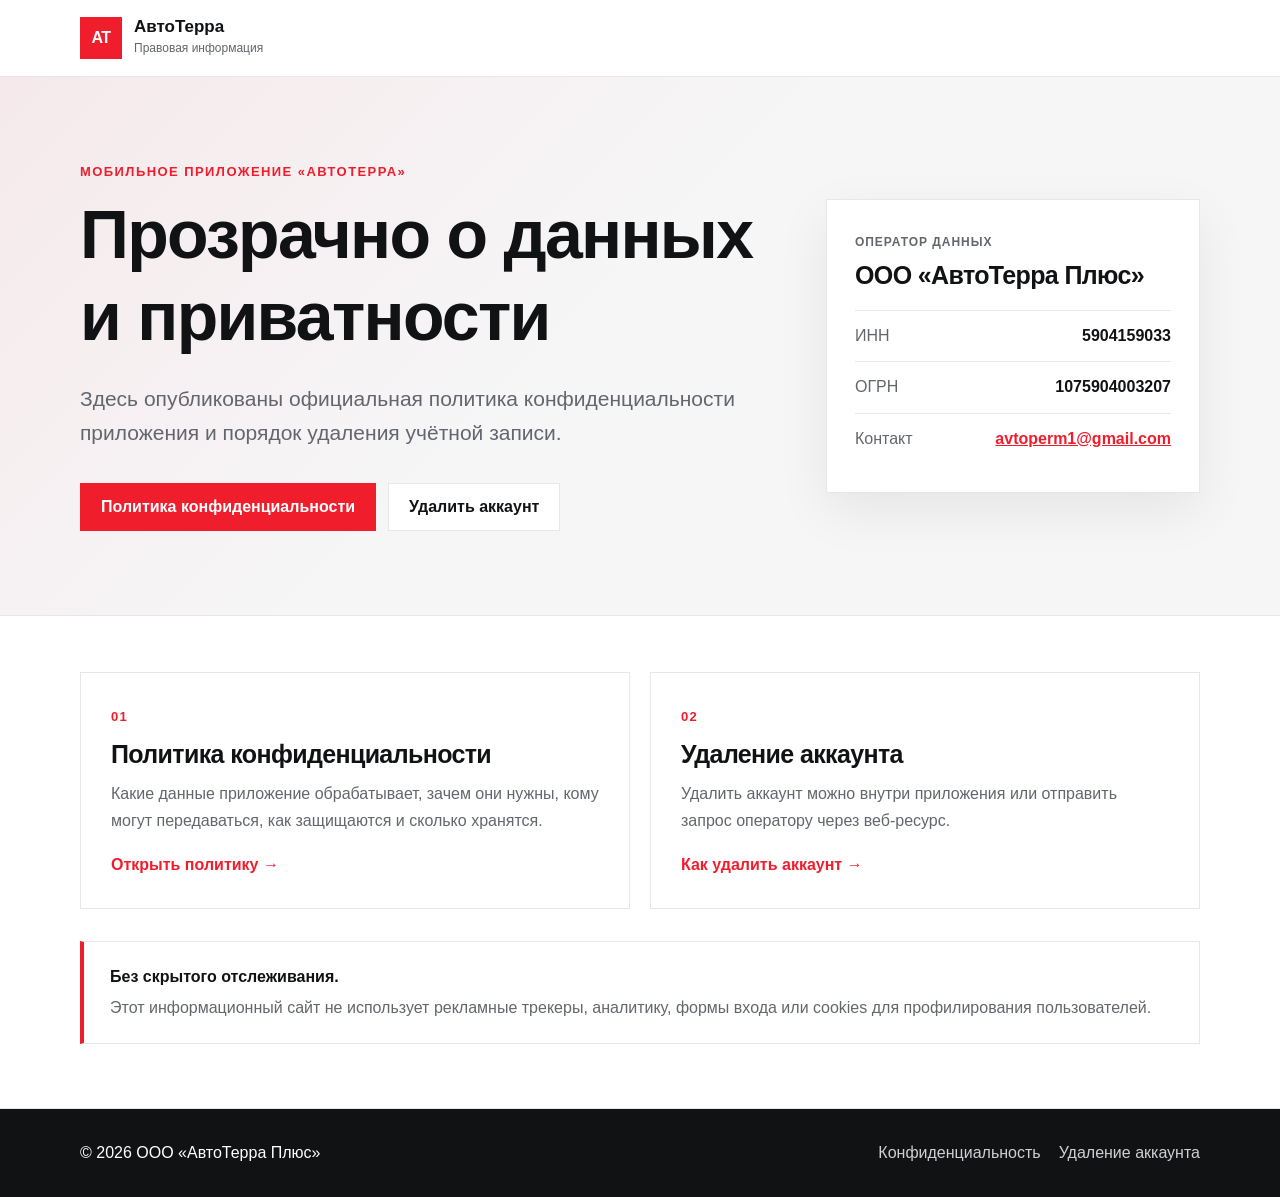
<file: index.html>
<!doctype html>
<html lang="ru">
<head>
  <meta charset="utf-8">
  <meta name="viewport" content="width=device-width, initial-scale=1">
  <title>АвтоТерра — правовая информация</title>
  <meta name="description" content="Официальные правовые документы мобильного приложения «АвтоТерра»: политика конфиденциальности и удаление аккаунта.">
  <meta name="robots" content="index,follow">
  <meta name="theme-color" content="#f01d2c">
  <link rel="stylesheet" href="/styles.css">
</head>
<body>
  <header class="site-header">
    <div class="container header-inner">
      <a class="brand" href="/" aria-label="АвтоТерра — главная">
        <span class="brand-mark" aria-hidden="true">AT</span>
        <span>
          <strong>АвтоТерра</strong>
          <small>Правовая информация</small>
        </span>
      </a>
    </div>
  </header>

  <main>
    <section class="hero">
      <div class="container hero-grid">
        <div>
          <p class="eyebrow">Мобильное приложение «АвтоТерра»</p>
          <h1>Прозрачно о данных и приватности</h1>
          <p class="lead">Здесь опубликованы официальная политика конфиденциальности приложения и порядок удаления учётной записи.</p>
          <div class="actions">
            <a class="button primary" href="/privacy">Политика конфиденциальности</a>
            <a class="button secondary" href="/delete-account">Удалить аккаунт</a>
          </div>
        </div>
        <aside class="hero-card" aria-label="Оператор персональных данных">
          <span class="card-label">Оператор данных</span>
          <h2>ООО «АвтоТерра Плюс»</h2>
          <dl>
            <div><dt>ИНН</dt><dd>5904159033</dd></div>
            <div><dt>ОГРН</dt><dd>1075904003207</dd></div>
            <div><dt>Контакт</dt><dd><a href="mailto:avtoperm1@gmail.com">avtoperm1@gmail.com</a></dd></div>
          </dl>
        </aside>
      </div>
    </section>

    <section class="container cards-section">
      <article class="info-card">
        <span class="number">01</span>
        <h2>Политика конфиденциальности</h2>
        <p>Какие данные приложение обрабатывает, зачем они нужны, кому могут передаваться, как защищаются и сколько хранятся.</p>
        <a class="text-link" href="/privacy">Открыть политику →</a>
      </article>
      <article class="info-card">
        <span class="number">02</span>
        <h2>Удаление аккаунта</h2>
        <p>Удалить аккаунт можно внутри приложения или отправить запрос оператору через веб-ресурс.</p>
        <a class="text-link" href="/delete-account">Как удалить аккаунт →</a>
      </article>
    </section>

    <section class="container notice">
      <strong>Без скрытого отслеживания.</strong>
      <p>Этот информационный сайт не использует рекламные трекеры, аналитику, формы входа или cookies для профилирования пользователей.</p>
    </section>
  </main>

  <footer class="site-footer">
    <div class="container footer-inner">
      <span>© 2026 ООО «АвтоТерра Плюс»</span>
      <nav aria-label="Правовые ссылки">
        <a href="/privacy">Конфиденциальность</a>
        <a href="/delete-account">Удаление аккаунта</a>
      </nav>
    </div>
  </footer>
</body>
</html>
</file>
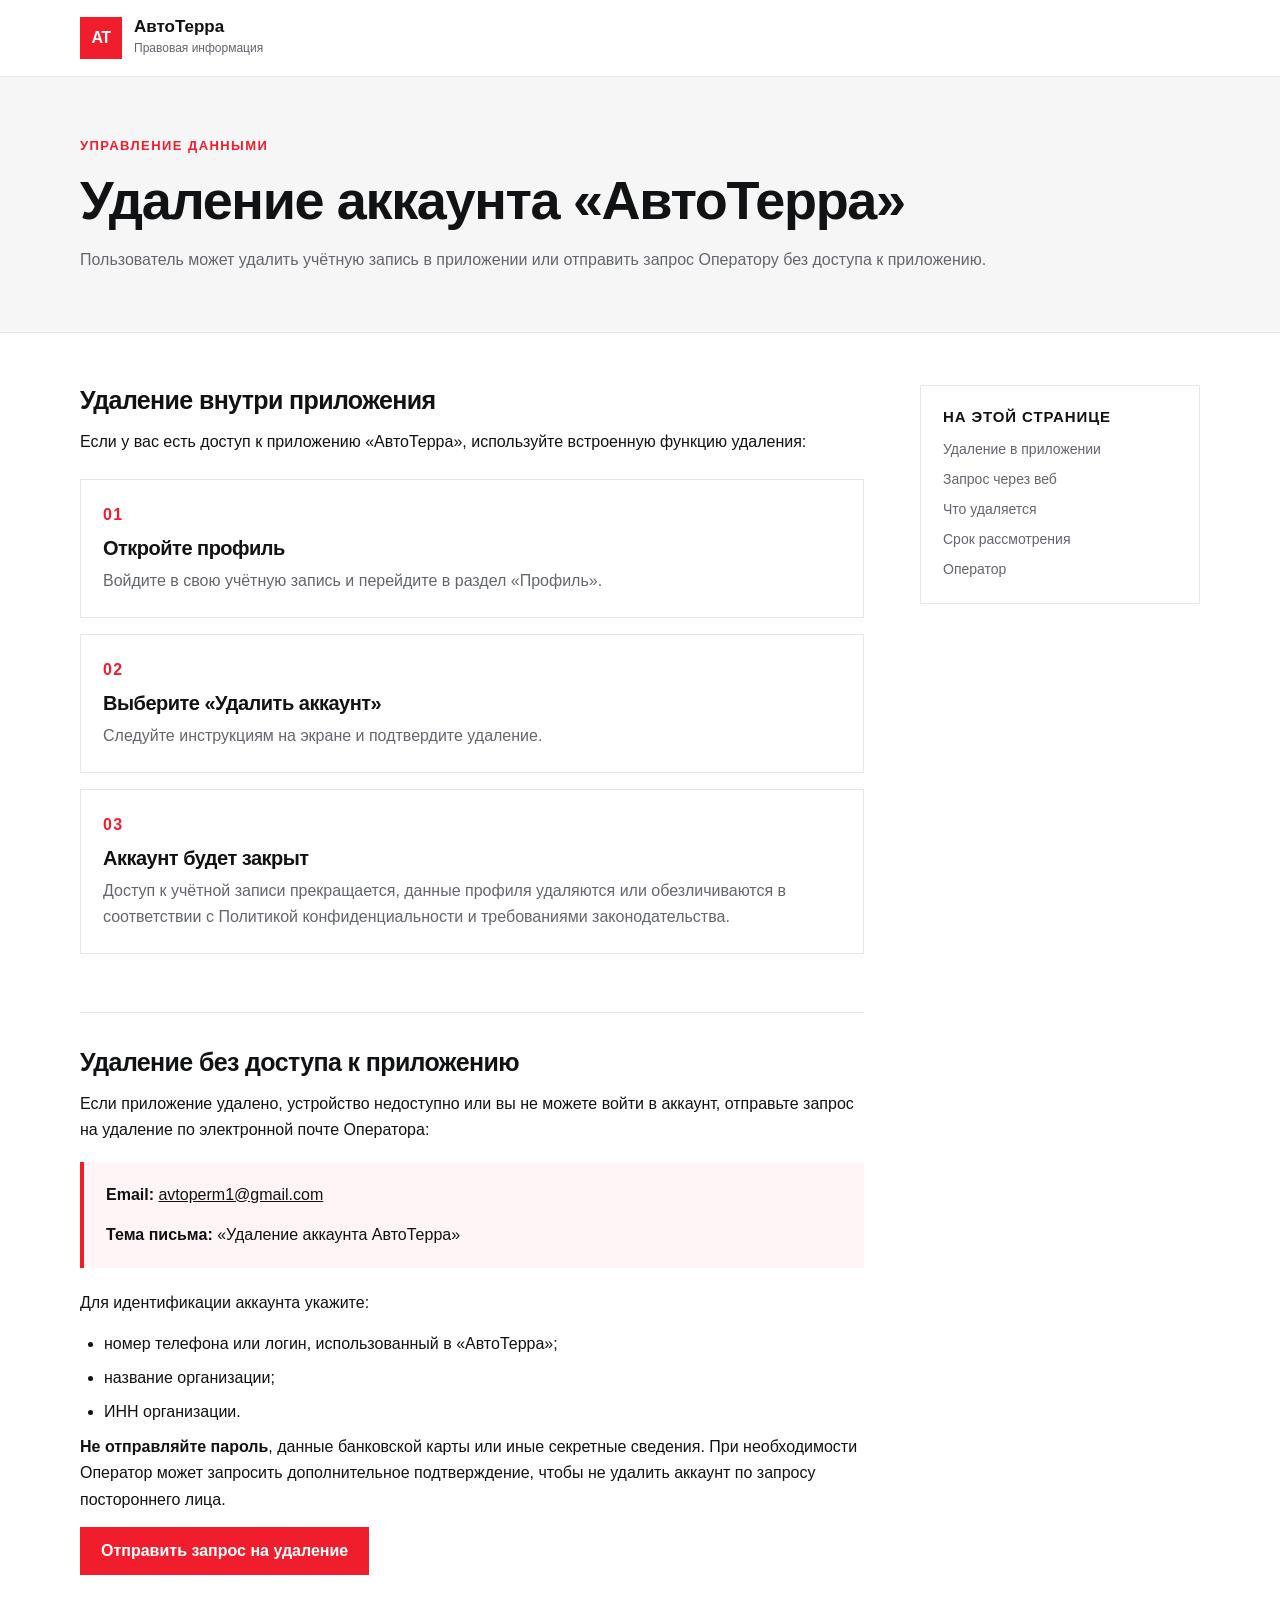
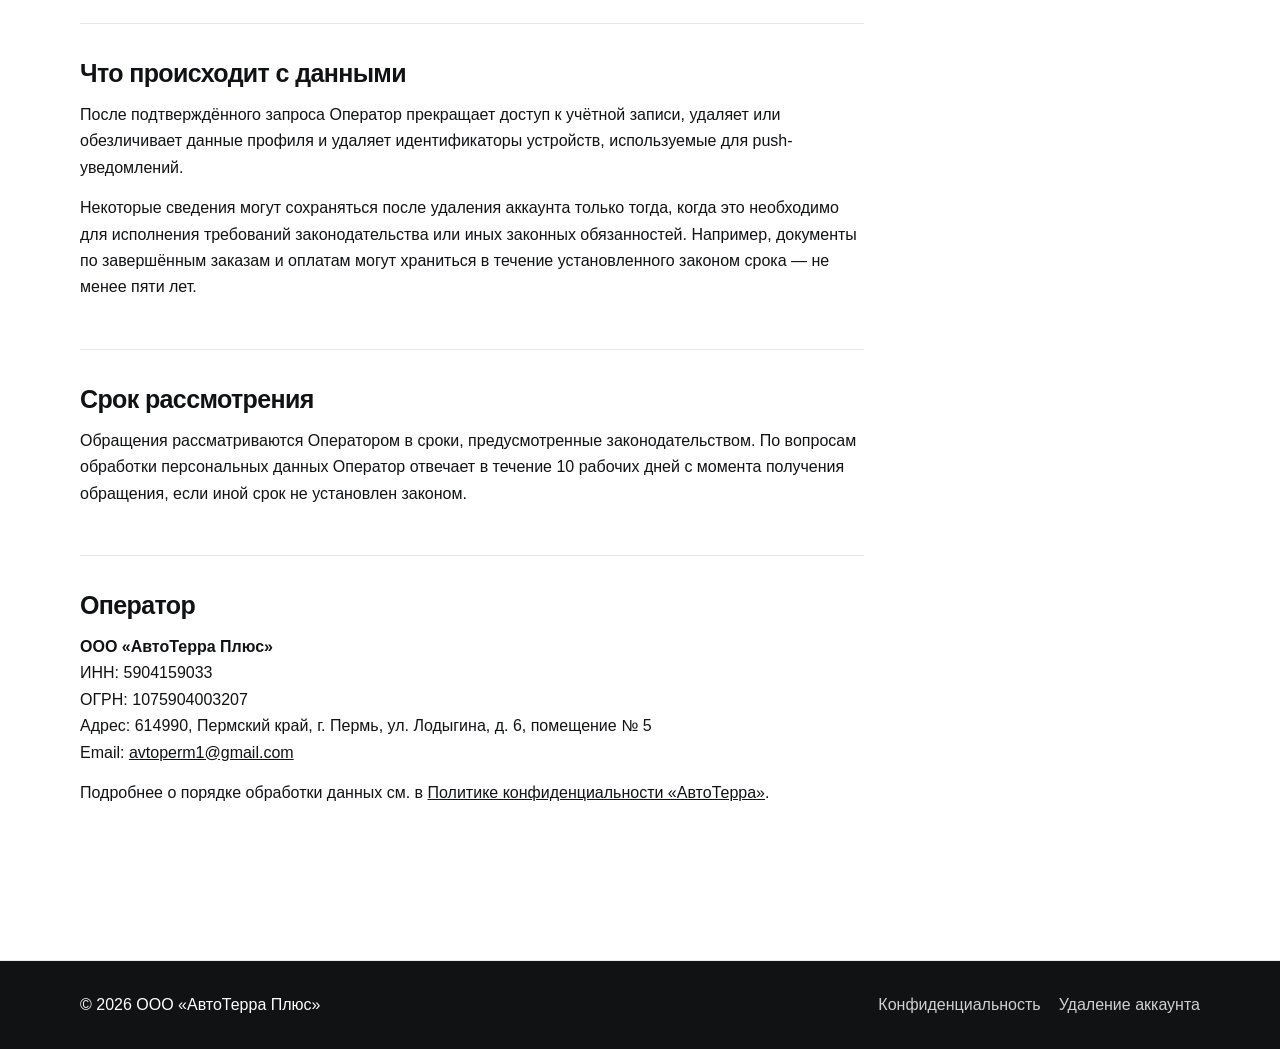
<file: delete-account.html>
<!doctype html>
<html lang="ru">
<head>
  <meta charset="utf-8">
  <meta name="viewport" content="width=device-width, initial-scale=1">
  <title>Удаление аккаунта — АвтоТерра</title>
  <meta name="description" content="Как удалить учётную запись и связанные данные в мобильном приложении «АвтоТерра».">
  <meta name="robots" content="index,follow">
  <meta name="theme-color" content="#f01d2c">
  <link rel="stylesheet" href="/styles.css">
</head>
<body>
  <header class="site-header">
    <div class="container header-inner">
      <a class="brand" href="/" aria-label="АвтоТерра — главная">
        <span class="brand-mark" aria-hidden="true">AT</span>
        <span><strong>АвтоТерра</strong><small>Правовая информация</small></span>
      </a>
    </div>
  </header>

  <main>
    <section class="legal-hero">
      <div class="container">
        <p class="eyebrow">Управление данными</p>
        <h1>Удаление аккаунта «АвтоТерра»</h1>
        <p class="legal-meta">Пользователь может удалить учётную запись в приложении или отправить запрос Оператору без доступа к приложению.</p>
      </div>
    </section>

    <div class="container legal-layout">
      <article class="legal-content">
        <section id="inside-app">
          <h2>Удаление внутри приложения</h2>
          <p>Если у вас есть доступ к приложению «АвтоТерра», используйте встроенную функцию удаления:</p>
          <div class="delete-steps">
            <div class="delete-step">
              <h3>Откройте профиль</h3>
              <p>Войдите в свою учётную запись и перейдите в раздел «Профиль».</p>
            </div>
            <div class="delete-step">
              <h3>Выберите «Удалить аккаунт»</h3>
              <p>Следуйте инструкциям на экране и подтвердите удаление.</p>
            </div>
            <div class="delete-step">
              <h3>Аккаунт будет закрыт</h3>
              <p>Доступ к учётной записи прекращается, данные профиля удаляются или обезличиваются в соответствии с Политикой конфиденциальности и требованиями законодательства.</p>
            </div>
          </div>
        </section>

        <section id="web-request">
          <h2>Удаление без доступа к приложению</h2>
          <p>Если приложение удалено, устройство недоступно или вы не можете войти в аккаунт, отправьте запрос на удаление по электронной почте Оператора:</p>
          <div class="callout">
            <p><strong>Email:</strong> <a href="mailto:avtoperm1@gmail.com?subject=%D0%A3%D0%B4%D0%B0%D0%BB%D0%B5%D0%BD%D0%B8%D0%B5%20%D0%B0%D0%BA%D0%BA%D0%B0%D1%83%D0%BD%D1%82%D0%B0%20%D0%90%D0%B2%D1%82%D0%BE%D0%A2%D0%B5%D1%80%D1%80%D0%B0">avtoperm1@gmail.com</a></p>
            <p><strong>Тема письма:</strong> «Удаление аккаунта АвтоТерра»</p>
          </div>
          <p>Для идентификации аккаунта укажите:</p>
          <ul>
            <li>номер телефона или логин, использованный в «АвтоТерра»;</li>
            <li>название организации;</li>
            <li>ИНН организации.</li>
          </ul>
          <p><strong>Не отправляйте пароль</strong>, данные банковской карты или иные секретные сведения. При необходимости Оператор может запросить дополнительное подтверждение, чтобы не удалить аккаунт по запросу постороннего лица.</p>
          <p>
            <a class="button primary" href="mailto:avtoperm1@gmail.com?subject=%D0%A3%D0%B4%D0%B0%D0%BB%D0%B5%D0%BD%D0%B8%D0%B5%20%D0%B0%D0%BA%D0%BA%D0%B0%D1%83%D0%BD%D1%82%D0%B0%20%D0%90%D0%B2%D1%82%D0%BE%D0%A2%D0%B5%D1%80%D1%80%D0%B0">Отправить запрос на удаление</a>
          </p>
        </section>

        <section id="deleted-data">
          <h2>Что происходит с данными</h2>
          <p>После подтверждённого запроса Оператор прекращает доступ к учётной записи, удаляет или обезличивает данные профиля и удаляет идентификаторы устройств, используемые для push-уведомлений.</p>
          <p>Некоторые сведения могут сохраняться после удаления аккаунта только тогда, когда это необходимо для исполнения требований законодательства или иных законных обязанностей. Например, документы по завершённым заказам и оплатам могут храниться в течение установленного законом срока — не менее пяти лет.</p>
        </section>

        <section id="time">
          <h2>Срок рассмотрения</h2>
          <p>Обращения рассматриваются Оператором в сроки, предусмотренные законодательством. По вопросам обработки персональных данных Оператор отвечает в течение 10 рабочих дней с момента получения обращения, если иной срок не установлен законом.</p>
        </section>

        <section id="operator">
          <h2>Оператор</h2>
          <p><strong>ООО «АвтоТерра Плюс»</strong><br>
          ИНН: 5904159033<br>
          ОГРН: 1075904003207<br>
          Адрес: 614990, Пермский край, г. Пермь, ул. Лодыгина, д. 6, помещение № 5<br>
          Email: <a href="mailto:avtoperm1@gmail.com">avtoperm1@gmail.com</a></p>
          <p>Подробнее о порядке обработки данных см. в <a href="/privacy">Политике конфиденциальности «АвтоТерра»</a>.</p>
        </section>
      </article>

      <aside class="policy-aside">
        <h2>На этой странице</h2>
        <nav>
          <a href="#inside-app">Удаление в приложении</a>
          <a href="#web-request">Запрос через веб</a>
          <a href="#deleted-data">Что удаляется</a>
          <a href="#time">Срок рассмотрения</a>
          <a href="#operator">Оператор</a>
        </nav>
      </aside>
    </div>
  </main>

  <footer class="site-footer">
    <div class="container footer-inner">
      <span>© 2026 ООО «АвтоТерра Плюс»</span>
      <nav aria-label="Правовые ссылки">
        <a href="/privacy">Конфиденциальность</a>
        <a href="/delete-account">Удаление аккаунта</a>
      </nav>
    </div>
  </footer>
</body>
</html>
</file>
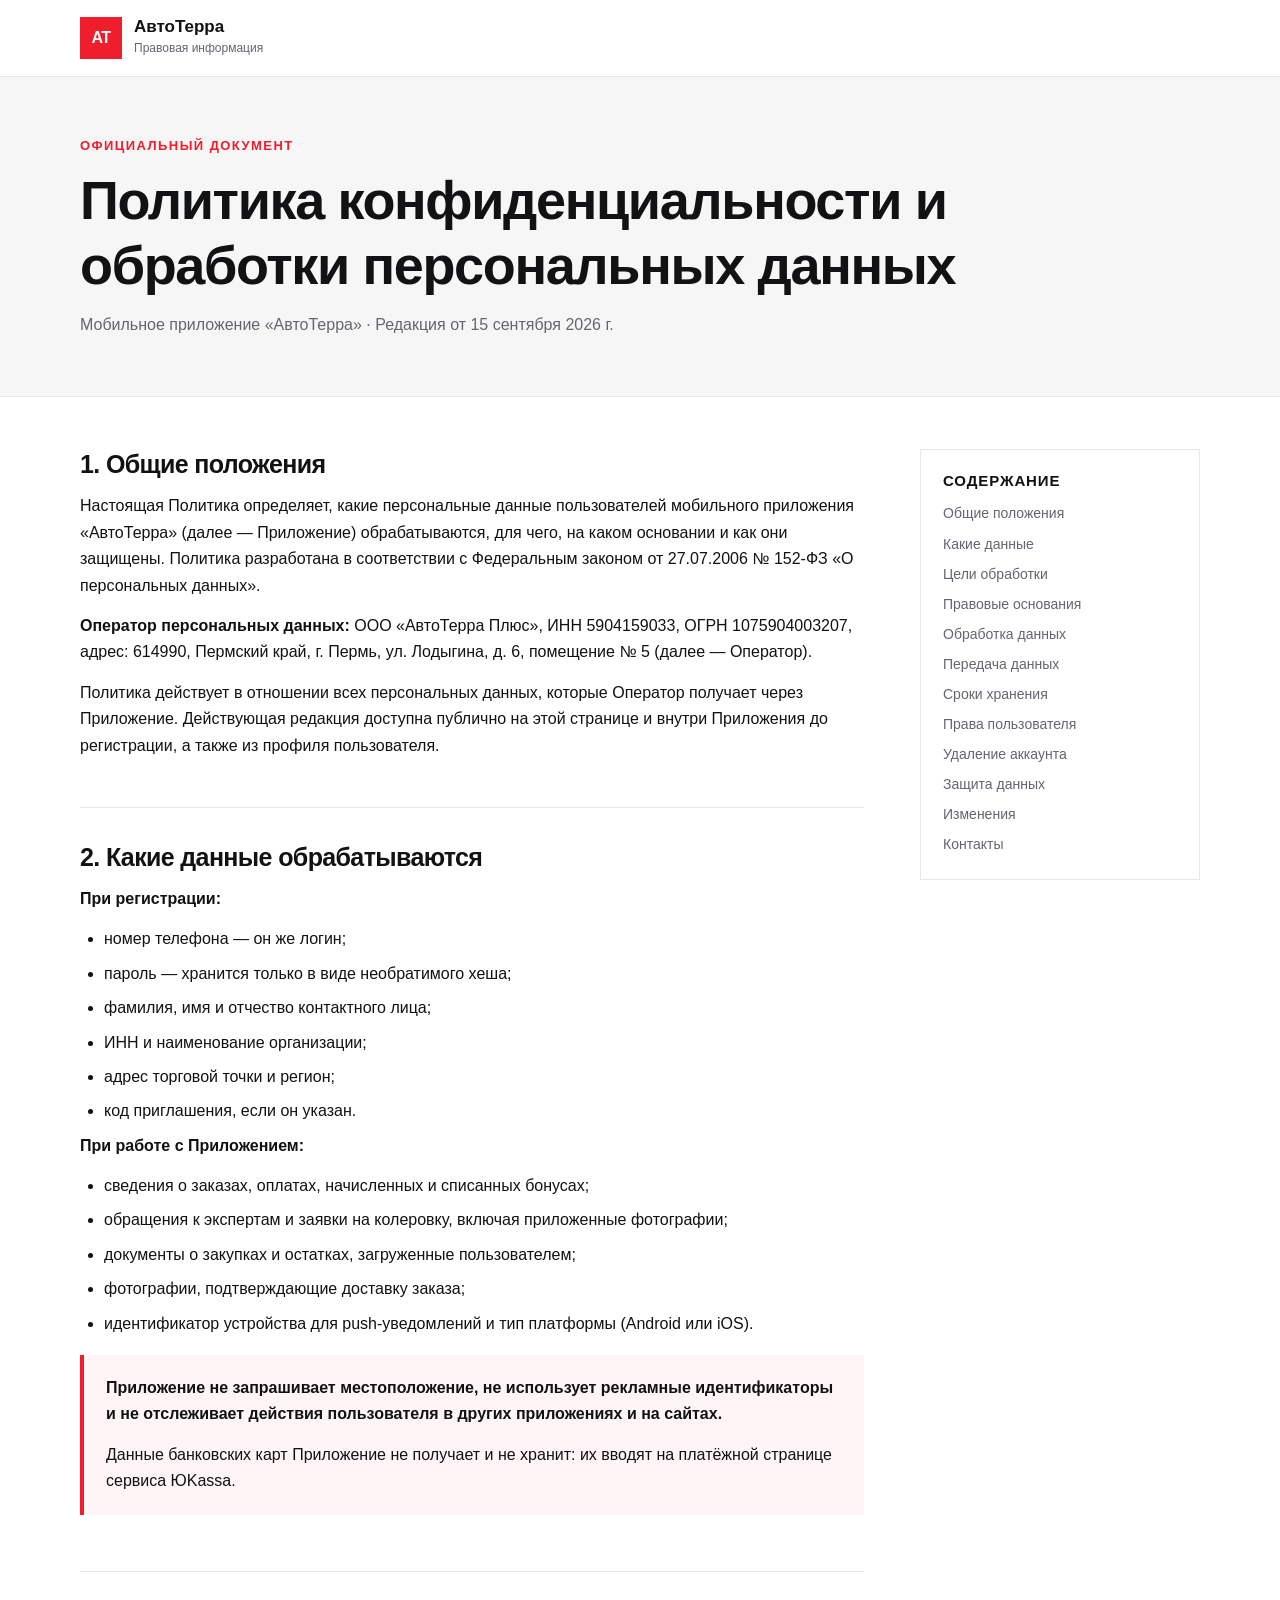
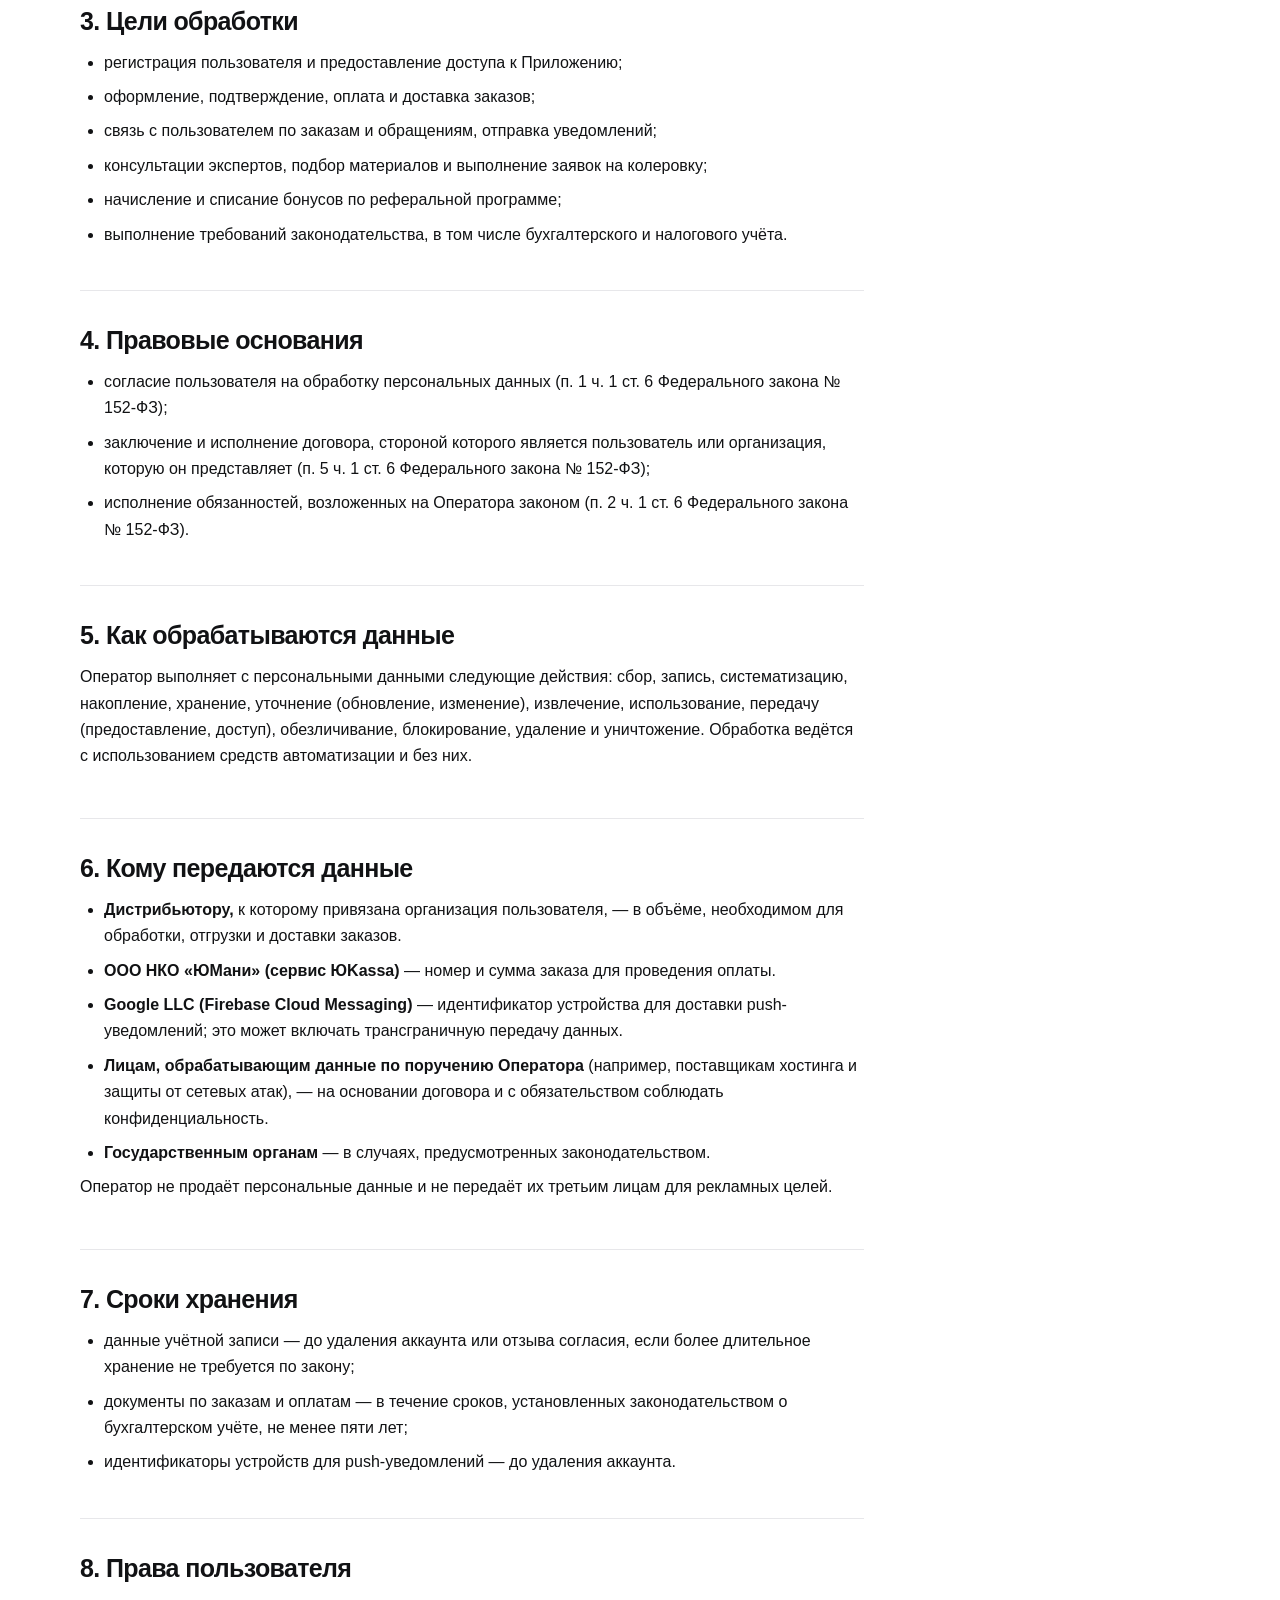
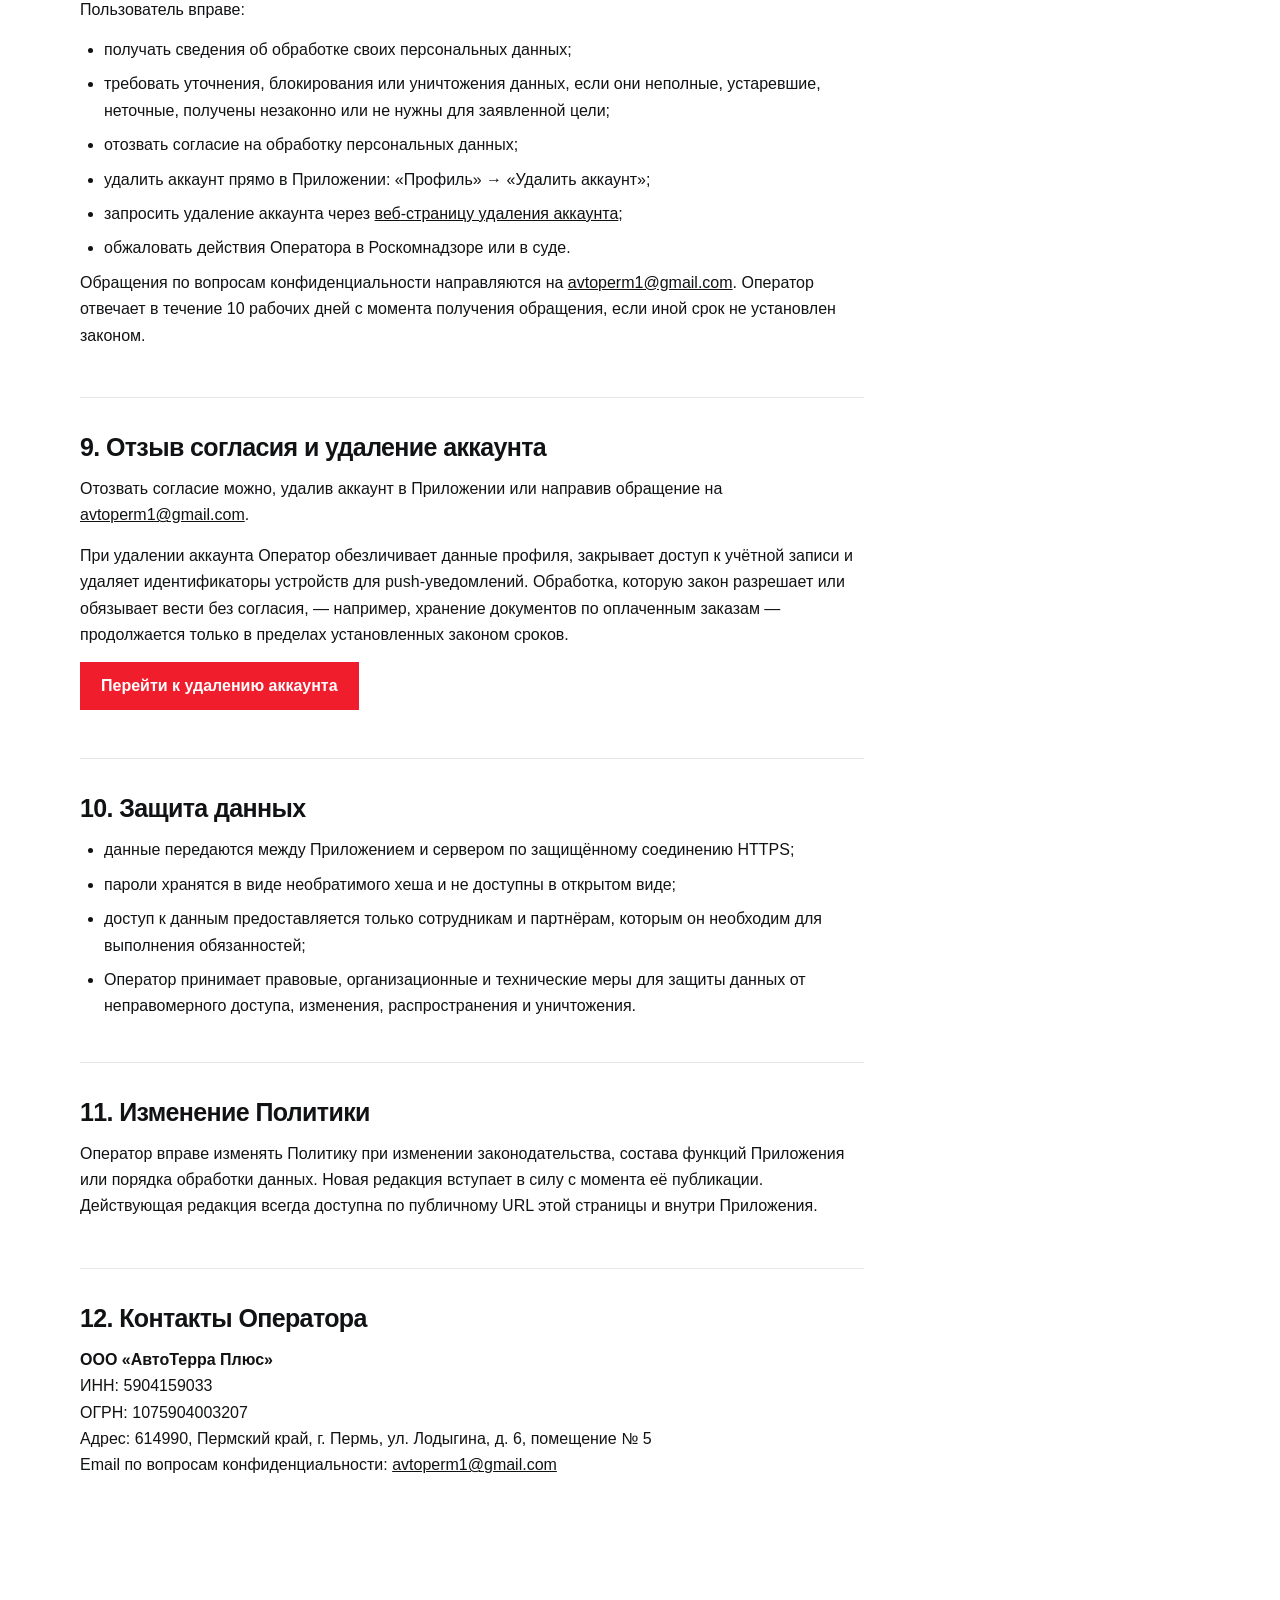
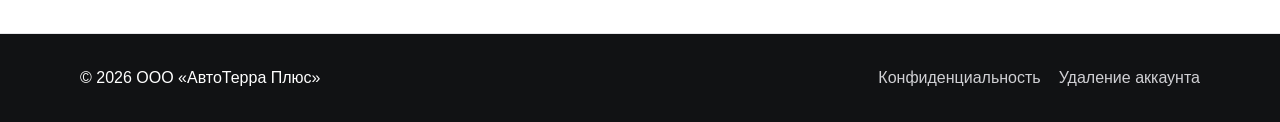
<file: privacy.html>
<!doctype html>
<html lang="ru">
<head>
  <meta charset="utf-8">
  <meta name="viewport" content="width=device-width, initial-scale=1">
  <title>Политика конфиденциальности — АвтоТерра</title>
  <meta name="description" content="Политика конфиденциальности и обработки персональных данных мобильного приложения «АвтоТерра».">
  <meta name="robots" content="index,follow">
  <meta name="theme-color" content="#f01d2c">
  <link rel="stylesheet" href="/styles.css">
</head>
<body>
  <header class="site-header">
    <div class="container header-inner">
      <a class="brand" href="/" aria-label="АвтоТерра — главная">
        <span class="brand-mark" aria-hidden="true">AT</span>
        <span><strong>АвтоТерра</strong><small>Правовая информация</small></span>
      </a>
    </div>
  </header>

  <main>
    <section class="legal-hero">
      <div class="container">
        <p class="eyebrow">Официальный документ</p>
        <h1>Политика конфиденциальности и обработки персональных данных</h1>
        <p class="legal-meta">Мобильное приложение «АвтоТерра» · Редакция от 15 сентября 2026 г.</p>
      </div>
    </section>

    <div class="container legal-layout">
      <article class="legal-content">
        <section id="general">
          <h2>1. Общие положения</h2>
          <p>Настоящая Политика определяет, какие персональные данные пользователей мобильного приложения «АвтоТерра» (далее — Приложение) обрабатываются, для чего, на каком основании и как они защищены. Политика разработана в соответствии с Федеральным законом от 27.07.2006 № 152-ФЗ «О персональных данных».</p>
          <p><strong>Оператор персональных данных:</strong> ООО «АвтоТерра Плюс», ИНН 5904159033, ОГРН 1075904003207, адрес: 614990, Пермский край, г. Пермь, ул. Лодыгина, д. 6, помещение № 5 (далее — Оператор).</p>
          <p>Политика действует в отношении всех персональных данных, которые Оператор получает через Приложение. Действующая редакция доступна публично на этой странице и внутри Приложения до регистрации, а также из профиля пользователя.</p>
        </section>

        <section id="data">
          <h2>2. Какие данные обрабатываются</h2>
          <p><strong>При регистрации:</strong></p>
          <ul>
            <li>номер телефона — он же логин;</li>
            <li>пароль — хранится только в виде необратимого хеша;</li>
            <li>фамилия, имя и отчество контактного лица;</li>
            <li>ИНН и наименование организации;</li>
            <li>адрес торговой точки и регион;</li>
            <li>код приглашения, если он указан.</li>
          </ul>
          <p><strong>При работе с Приложением:</strong></p>
          <ul>
            <li>сведения о заказах, оплатах, начисленных и списанных бонусах;</li>
            <li>обращения к экспертам и заявки на колеровку, включая приложенные фотографии;</li>
            <li>документы о закупках и остатках, загруженные пользователем;</li>
            <li>фотографии, подтверждающие доставку заказа;</li>
            <li>идентификатор устройства для push-уведомлений и тип платформы (Android или iOS).</li>
          </ul>
          <div class="callout">
            <p><strong>Приложение не запрашивает местоположение, не использует рекламные идентификаторы и не отслеживает действия пользователя в других приложениях и на сайтах.</strong></p>
            <p>Данные банковских карт Приложение не получает и не хранит: их вводят на платёжной странице сервиса ЮKassa.</p>
          </div>
        </section>

        <section id="purposes">
          <h2>3. Цели обработки</h2>
          <ul>
            <li>регистрация пользователя и предоставление доступа к Приложению;</li>
            <li>оформление, подтверждение, оплата и доставка заказов;</li>
            <li>связь с пользователем по заказам и обращениям, отправка уведомлений;</li>
            <li>консультации экспертов, подбор материалов и выполнение заявок на колеровку;</li>
            <li>начисление и списание бонусов по реферальной программе;</li>
            <li>выполнение требований законодательства, в том числе бухгалтерского и налогового учёта.</li>
          </ul>
        </section>

        <section id="grounds">
          <h2>4. Правовые основания</h2>
          <ul>
            <li>согласие пользователя на обработку персональных данных (п. 1 ч. 1 ст. 6 Федерального закона № 152-ФЗ);</li>
            <li>заключение и исполнение договора, стороной которого является пользователь или организация, которую он представляет (п. 5 ч. 1 ст. 6 Федерального закона № 152-ФЗ);</li>
            <li>исполнение обязанностей, возложенных на Оператора законом (п. 2 ч. 1 ст. 6 Федерального закона № 152-ФЗ).</li>
          </ul>
        </section>

        <section id="processing">
          <h2>5. Как обрабатываются данные</h2>
          <p>Оператор выполняет с персональными данными следующие действия: сбор, запись, систематизацию, накопление, хранение, уточнение (обновление, изменение), извлечение, использование, передачу (предоставление, доступ), обезличивание, блокирование, удаление и уничтожение. Обработка ведётся с использованием средств автоматизации и без них.</p>
        </section>

        <section id="sharing">
          <h2>6. Кому передаются данные</h2>
          <ul>
            <li><strong>Дистрибьютору,</strong> к которому привязана организация пользователя, — в объёме, необходимом для обработки, отгрузки и доставки заказов.</li>
            <li><strong>ООО НКО «ЮМани» (сервис ЮKassa)</strong> — номер и сумма заказа для проведения оплаты.</li>
            <li><strong>Google LLC (Firebase Cloud Messaging)</strong> — идентификатор устройства для доставки push-уведомлений; это может включать трансграничную передачу данных.</li>
            <li><strong>Лицам, обрабатывающим данные по поручению Оператора</strong> (например, поставщикам хостинга и защиты от сетевых атак), — на основании договора и с обязательством соблюдать конфиденциальность.</li>
            <li><strong>Государственным органам</strong> — в случаях, предусмотренных законодательством.</li>
          </ul>
          <p>Оператор не продаёт персональные данные и не передаёт их третьим лицам для рекламных целей.</p>
        </section>

        <section id="retention">
          <h2>7. Сроки хранения</h2>
          <ul>
            <li>данные учётной записи — до удаления аккаунта или отзыва согласия, если более длительное хранение не требуется по закону;</li>
            <li>документы по заказам и оплатам — в течение сроков, установленных законодательством о бухгалтерском учёте, не менее пяти лет;</li>
            <li>идентификаторы устройств для push-уведомлений — до удаления аккаунта.</li>
          </ul>
        </section>

        <section id="rights">
          <h2>8. Права пользователя</h2>
          <p>Пользователь вправе:</p>
          <ul>
            <li>получать сведения об обработке своих персональных данных;</li>
            <li>требовать уточнения, блокирования или уничтожения данных, если они неполные, устаревшие, неточные, получены незаконно или не нужны для заявленной цели;</li>
            <li>отозвать согласие на обработку персональных данных;</li>
            <li>удалить аккаунт прямо в Приложении: «Профиль» → «Удалить аккаунт»;</li>
            <li>запросить удаление аккаунта через <a href="/delete-account">веб-страницу удаления аккаунта</a>;</li>
            <li>обжаловать действия Оператора в Роскомнадзоре или в суде.</li>
          </ul>
          <p>Обращения по вопросам конфиденциальности направляются на <a href="mailto:avtoperm1@gmail.com">avtoperm1@gmail.com</a>. Оператор отвечает в течение 10 рабочих дней с момента получения обращения, если иной срок не установлен законом.</p>
        </section>

        <section id="deletion">
          <h2>9. Отзыв согласия и удаление аккаунта</h2>
          <p>Отозвать согласие можно, удалив аккаунт в Приложении или направив обращение на <a href="mailto:avtoperm1@gmail.com">avtoperm1@gmail.com</a>.</p>
          <p>При удалении аккаунта Оператор обезличивает данные профиля, закрывает доступ к учётной записи и удаляет идентификаторы устройств для push-уведомлений. Обработка, которую закон разрешает или обязывает вести без согласия, — например, хранение документов по оплаченным заказам — продолжается только в пределах установленных законом сроков.</p>
          <p><a class="button primary" href="/delete-account">Перейти к удалению аккаунта</a></p>
        </section>

        <section id="security">
          <h2>10. Защита данных</h2>
          <ul>
            <li>данные передаются между Приложением и сервером по защищённому соединению HTTPS;</li>
            <li>пароли хранятся в виде необратимого хеша и не доступны в открытом виде;</li>
            <li>доступ к данным предоставляется только сотрудникам и партнёрам, которым он необходим для выполнения обязанностей;</li>
            <li>Оператор принимает правовые, организационные и технические меры для защиты данных от неправомерного доступа, изменения, распространения и уничтожения.</li>
          </ul>
        </section>

        <section id="changes">
          <h2>11. Изменение Политики</h2>
          <p>Оператор вправе изменять Политику при изменении законодательства, состава функций Приложения или порядка обработки данных. Новая редакция вступает в силу с момента её публикации. Действующая редакция всегда доступна по публичному URL этой страницы и внутри Приложения.</p>
        </section>

        <section id="contacts">
          <h2>12. Контакты Оператора</h2>
          <p><strong>ООО «АвтоТерра Плюс»</strong><br>
          ИНН: 5904159033<br>
          ОГРН: 1075904003207<br>
          Адрес: 614990, Пермский край, г. Пермь, ул. Лодыгина, д. 6, помещение № 5<br>
          Email по вопросам конфиденциальности: <a href="mailto:avtoperm1@gmail.com">avtoperm1@gmail.com</a></p>
        </section>
      </article>

      <aside class="policy-aside">
        <h2>Содержание</h2>
        <nav>
          <a href="#general">Общие положения</a>
          <a href="#data">Какие данные</a>
          <a href="#purposes">Цели обработки</a>
          <a href="#grounds">Правовые основания</a>
          <a href="#processing">Обработка данных</a>
          <a href="#sharing">Передача данных</a>
          <a href="#retention">Сроки хранения</a>
          <a href="#rights">Права пользователя</a>
          <a href="#deletion">Удаление аккаунта</a>
          <a href="#security">Защита данных</a>
          <a href="#changes">Изменения</a>
          <a href="#contacts">Контакты</a>
        </nav>
      </aside>
    </div>
  </main>

  <footer class="site-footer">
    <div class="container footer-inner">
      <span>© 2026 ООО «АвтоТерра Плюс»</span>
      <nav aria-label="Правовые ссылки">
        <a href="/privacy">Конфиденциальность</a>
        <a href="/delete-account">Удаление аккаунта</a>
      </nav>
    </div>
  </footer>
</body>
</html>
</file>
<file: styles.css>
:root {
  --red: #f01d2c;
  --red-dark: #c80e1c;
  --ink: #111214;
  --muted: #63666d;
  --line: #e7e7ea;
  --surface: #f6f6f7;
  --white: #ffffff;
  --max: 1120px;
}

* { box-sizing: border-box; }

html { scroll-behavior: smooth; }

body {
  margin: 0;
  color: var(--ink);
  background: var(--white);
  font-family: Inter, -apple-system, BlinkMacSystemFont, "Segoe UI", Roboto, Arial, sans-serif;
  line-height: 1.65;
  -webkit-font-smoothing: antialiased;
}

a { color: inherit; }
a:focus-visible, button:focus-visible { outline: 3px solid rgba(240, 29, 44, .28); outline-offset: 3px; }

.container {
  width: min(calc(100% - 40px), var(--max));
  margin: 0 auto;
}

.site-header {
  position: sticky;
  top: 0;
  z-index: 10;
  background: rgba(255,255,255,.94);
  backdrop-filter: blur(16px);
  border-bottom: 1px solid var(--line);
}

.header-inner {
  min-height: 76px;
  display: flex;
  align-items: center;
  justify-content: space-between;
}

.brand {
  display: inline-flex;
  align-items: center;
  gap: 12px;
  text-decoration: none;
}

.brand-mark {
  width: 42px;
  height: 42px;
  display: grid;
  place-items: center;
  background: var(--red);
  color: var(--white);
  font-weight: 900;
  letter-spacing: -.04em;
}

.brand strong, .brand small { display: block; }
.brand strong { font-size: 17px; line-height: 1.2; }
.brand small { color: var(--muted); margin-top: 2px; font-size: 12px; }

.hero {
  background:
    linear-gradient(135deg, rgba(240,29,44,.06), transparent 46%),
    var(--surface);
  border-bottom: 1px solid var(--line);
  padding: 84px 0;
}

.hero-grid {
  display: grid;
  grid-template-columns: minmax(0, 1.55fr) minmax(300px, .85fr);
  gap: 64px;
  align-items: center;
}

.eyebrow {
  margin: 0 0 12px;
  color: var(--red);
  font-size: 13px;
  font-weight: 800;
  letter-spacing: .11em;
  text-transform: uppercase;
}

h1, h2, h3 {
  line-height: 1.2;
  letter-spacing: -.025em;
}

h1 {
  margin: 0;
  max-width: 760px;
  font-size: clamp(38px, 6vw, 68px);
  font-weight: 900;
}

.lead {
  max-width: 760px;
  margin: 24px 0 0;
  color: var(--muted);
  font-size: clamp(17px, 2vw, 21px);
}

.actions {
  display: flex;
  flex-wrap: wrap;
  gap: 12px;
  margin-top: 32px;
}

.button {
  display: inline-flex;
  align-items: center;
  justify-content: center;
  min-height: 48px;
  padding: 0 20px;
  border: 1px solid transparent;
  text-decoration: none;
  font-weight: 800;
  transition: .18s ease;
}

.button.primary { background: var(--red); color: var(--white); }
.button.primary:hover { background: var(--red-dark); }
.button.secondary { background: var(--white); border-color: var(--line); }
.button.secondary:hover { border-color: #cfcfd4; }

.hero-card, .info-card, .notice, .policy-aside {
  border: 1px solid var(--line);
  background: var(--white);
}

.hero-card { padding: 28px; box-shadow: 0 18px 50px rgba(17,18,20,.07); }
.hero-card h2 { margin: 6px 0 20px; font-size: 25px; }
.card-label {
  color: var(--muted);
  font-size: 12px;
  font-weight: 800;
  letter-spacing: .08em;
  text-transform: uppercase;
}

dl { margin: 0; }
dl > div {
  display: flex;
  justify-content: space-between;
  gap: 18px;
  padding: 12px 0;
  border-top: 1px solid var(--line);
}
dt { color: var(--muted); }
dd { margin: 0; text-align: right; font-weight: 700; overflow-wrap: anywhere; }
dd a { color: var(--red); }

.cards-section {
  display: grid;
  grid-template-columns: repeat(2, minmax(0,1fr));
  gap: 20px;
  padding: 56px 0 24px;
}

.info-card { padding: 30px; }
.info-card .number {
  color: var(--red);
  font-size: 13px;
  font-weight: 900;
  letter-spacing: .1em;
}
.info-card h2 { margin: 10px 0 12px; font-size: 25px; }
.info-card p { color: var(--muted); margin: 0 0 18px; }
.text-link { color: var(--red); font-weight: 800; text-decoration: none; }

.notice {
  margin-top: 8px;
  margin-bottom: 64px;
  padding: 22px 26px;
  border-left: 4px solid var(--red);
}
.notice p { margin: 4px 0 0; color: var(--muted); }

/* Legal pages */
.legal-hero {
  padding: 58px 0 42px;
  background: var(--surface);
  border-bottom: 1px solid var(--line);
}
.legal-hero h1 { font-size: clamp(34px, 5vw, 54px); max-width: 900px; }
.legal-meta { margin-top: 14px; color: var(--muted); }

.legal-layout {
  display: grid;
  grid-template-columns: minmax(0, 1fr) 280px;
  gap: 56px;
  padding: 52px 0 72px;
  align-items: start;
}

.legal-content { min-width: 0; }

.legal-content section {
  scroll-margin-top: 100px;
  padding: 0 0 34px;
  margin: 0 0 34px;
  border-bottom: 1px solid var(--line);
}
.legal-content section:last-child { border-bottom: 0; }
.legal-content h2 { margin: 0 0 14px; font-size: 25px; }
.legal-content p { margin: 0 0 14px; }
.legal-content ul { margin: 10px 0 0; padding-left: 24px; }
.legal-content li { margin: 8px 0; }
.legal-content strong { font-weight: 800; }

.policy-aside {
  position: sticky;
  top: 102px;
  padding: 22px;
}
.policy-aside h2 { margin: 0 0 12px; font-size: 15px; text-transform: uppercase; letter-spacing: .06em; }
.policy-aside nav { display: grid; gap: 7px; }
.policy-aside a {
  color: var(--muted);
  text-decoration: none;
  font-size: 14px;
}
.policy-aside a:hover { color: var(--red); }

.callout {
  padding: 20px 22px;
  margin: 18px 0 22px;
  background: #fff5f6;
  border-left: 4px solid var(--red);
}
.callout p:last-child { margin-bottom: 0; }

.delete-steps {
  counter-reset: step;
  display: grid;
  gap: 16px;
  margin: 24px 0;
}
.delete-step {
  counter-increment: step;
  padding: 22px;
  border: 1px solid var(--line);
  background: var(--white);
}
.delete-step::before {
  content: counter(step, decimal-leading-zero);
  display: block;
  margin-bottom: 8px;
  color: var(--red);
  font-weight: 900;
  letter-spacing: .09em;
}
.delete-step h3 { margin: 0 0 8px; font-size: 20px; }
.delete-step p { margin: 0; color: var(--muted); }

.site-footer {
  border-top: 1px solid var(--line);
  background: var(--ink);
  color: var(--white);
}
.footer-inner {
  min-height: 88px;
  display: flex;
  gap: 24px;
  align-items: center;
  justify-content: space-between;
}
.footer-inner nav { display: flex; gap: 18px; flex-wrap: wrap; }
.footer-inner a { color: #d0d0d4; text-decoration: none; }
.footer-inner a:hover { color: var(--white); }

@media (max-width: 860px) {
  .hero { padding: 56px 0; }
  .hero-grid, .legal-layout { grid-template-columns: 1fr; gap: 32px; }
  .cards-section { grid-template-columns: 1fr; }
  .policy-aside { position: static; order: -1; }
}

@media (max-width: 560px) {
  .container { width: min(calc(100% - 28px), var(--max)); }
  .header-inner { min-height: 68px; }
  .brand-mark { width: 38px; height: 38px; }
  .hero-card, .info-card { padding: 22px; }
  .actions { display: grid; }
  .button { width: 100%; }
  dl > div { display: block; }
  dd { text-align: left; margin-top: 3px; }
  .footer-inner { align-items: flex-start; flex-direction: column; padding: 24px 0; }
}
</file>
